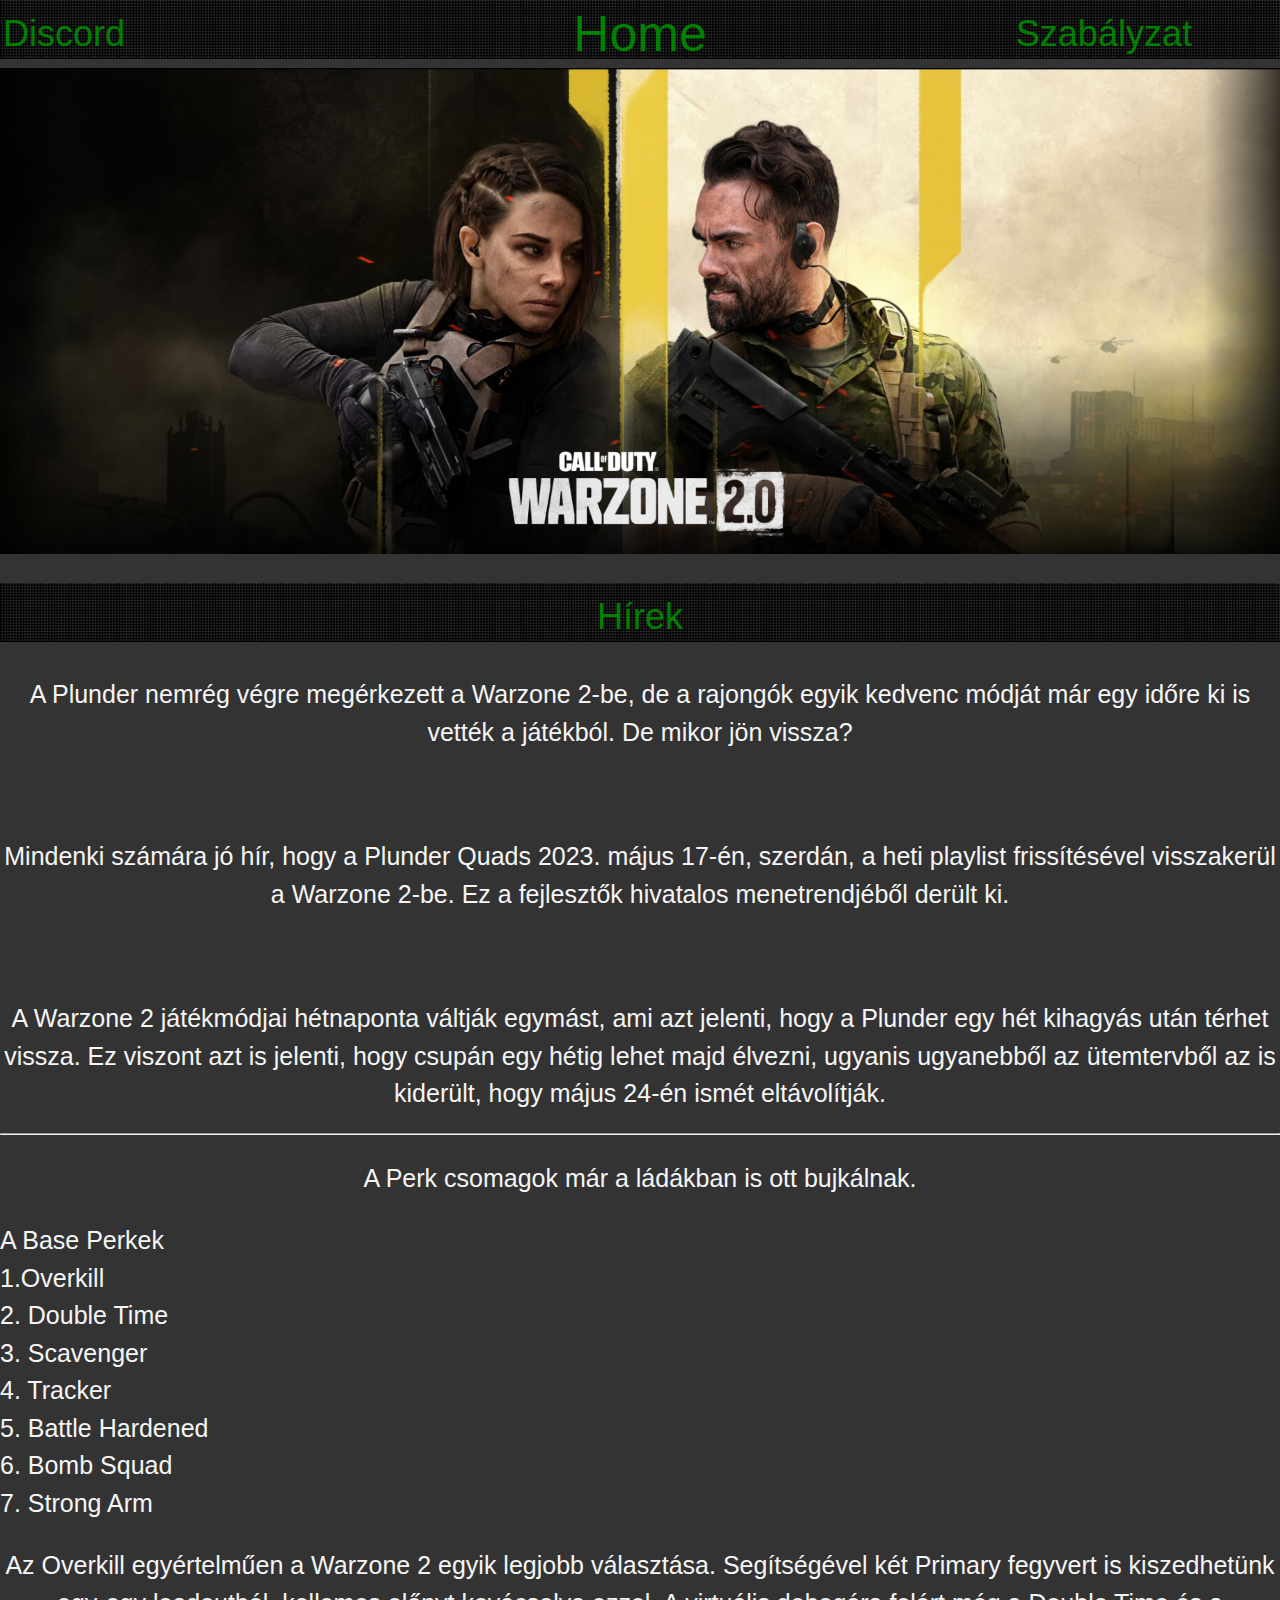
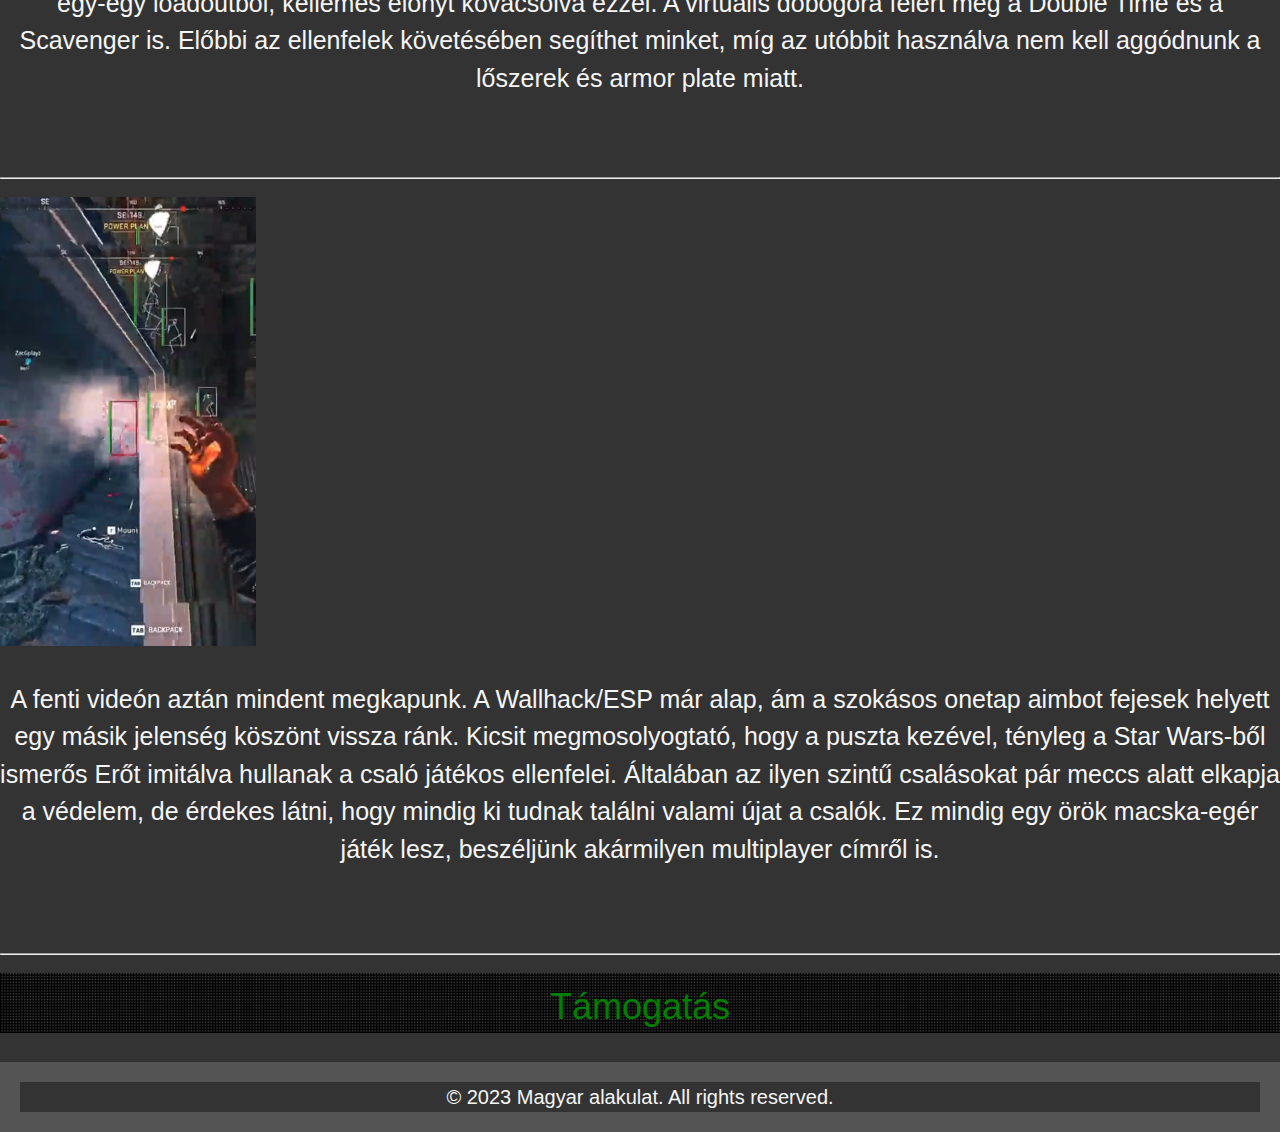
<file: index.html>
<!DOCTYPE html>
<html lang="en">
<head>
    <meta charset="UTF-8">
    <meta http-equiv="X-UA-Compatible" content="IE=edge">
    <meta name="viewport" content="width=device-width, initial-scale=1.0">
    <title>Magyar alakulat</title>
    <link rel="stylesheet" href="CSS/style.css">
</head>
<body>
   <header>
    <div class="container">
        <img src="Képernyőkép 2023-05-23 095839.png" alt="Snow" style="width:100%;">
        <div class="centered" style="font-size: 50px;">Home</div>
        <a href="discord.html"> <div class="centerdleft">Discord</div></a>
        <a href="szabályzat.html"><div class="centerdright">Szabályzat</div></a>
      </div>
    <img src="Képernyőkép 2023-05-23 095043.png" alt="header" width="100%">
   </header> 
   
   <main>
    <div class="container">
        <img src="Képernyőkép 2023-05-23 095839.png" alt="Snow" height="30%" width="100%">
        <div class="centered">Hírek</div>
    </div>
    <p style="text-align: center;">A Plunder nemrég végre megérkezett a Warzone 2-be, de a rajongók egyik kedvenc módját már egy időre ki is vették a játékból. De mikor jön vissza?</p>
    <br><p></p>
    <p style="text-align: center;">Mindenki számára jó hír, hogy a Plunder Quads 2023. május 17-én, szerdán, a heti playlist frissítésével visszakerül a Warzone 2-be. Ez a fejlesztők hivatalos menetrendjéből derült ki.
    </p>
    <br><p></p>
    <p style="text-align: center;">A Warzone 2 játékmódjai hétnaponta váltják egymást, ami azt jelenti, hogy a Plunder egy hét kihagyás után térhet vissza. Ez viszont azt is jelenti, hogy csupán egy hétig lehet majd élvezni, ugyanis ugyanebből az ütemtervből az is kiderült, hogy május 24-én ismét eltávolítják.</p>
    <hr>
    <p style="text-align: center;">A Perk csomagok már a ládákban is ott bujkálnak.</p>
    <p>A Base Perkek
        <br> 1.Overkill
        <br> 2. Double Time
        <br> 3. Scavenger
        <br> 4. Tracker
        <br> 5. Battle Hardened
        <br> 6. Bomb Squad
        <br> 7. Strong Arm</p>
        <p style="text-align: center;">Az Overkill egyértelműen a Warzone 2 egyik legjobb választása. Segítségével két Primary fegyvert is kiszedhetünk egy-egy loadoutból, kellemes előnyt kovácsolva ezzel. A virtuális dobogóra felért még a Double Time és a Scavenger is. Előbbi az ellenfelek követésében segíthet minket, míg az utóbbit használva nem kell aggódnunk a lőszerek és armor plate miatt.</p>
        <br> <hr>
        <video width="20%" autoplay loop muted> 
            <source src="RPReplay_Final1684508499.mov" type="video/mp4">
              
        </video>
        <p><p style="text-align: center;">A fenti videón aztán mindent megkapunk. A Wallhack/ESP már alap, ám a szokásos onetap aimbot fejesek helyett egy másik jelenség köszönt vissza ránk. Kicsit megmosolyogtató, hogy a puszta kezével, tényleg a Star Wars-ből ismerős Erőt imitálva hullanak a csaló játékos ellenfelei. Általában az ilyen szintű csalásokat pár meccs alatt elkapja a védelem, de érdekes látni, hogy mindig ki tudnak találni valami újat a csalók. Ez mindig egy örök macska-egér játék lesz, beszéljünk akármilyen multiplayer címről is.</p>    
    </p>
     <br><hr> 
     
     <header>
        <div class="container">
            <img src="Képernyőkép 2023-05-23 095839.png" alt="Snow" height="30%" width="100%">
            <div class="centered">Támogatás</div>
        </div>
     </header>
</main>
<footer>
    <p style="font-size: 20px;" >&copy; 2023 Magyar alakulat. All rights reserved.</p>
     
</footer>
</body>
</html>
</file>
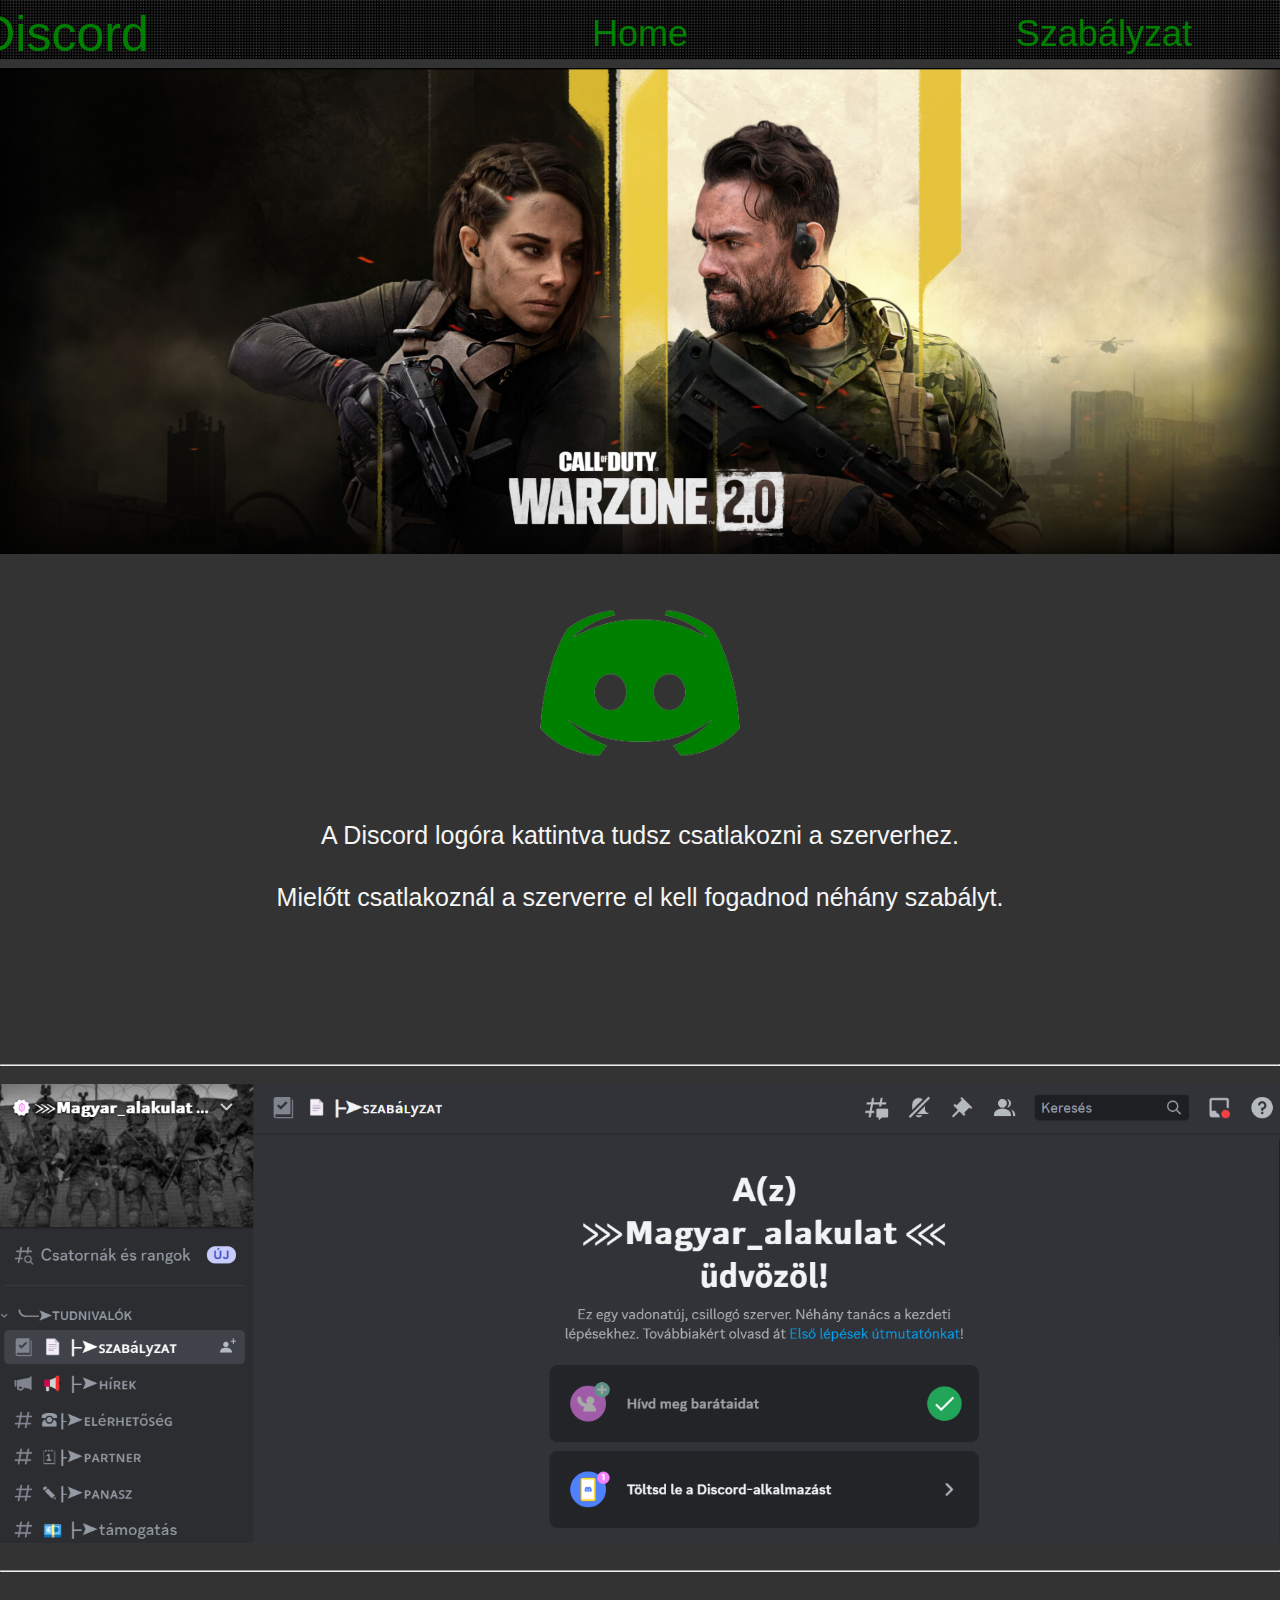
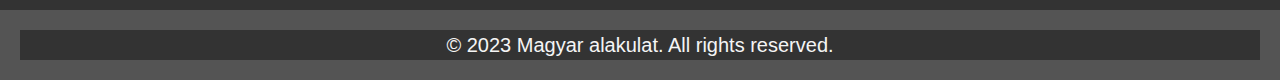
<file: discord.html>
<!DOCTYPE html>
<html lang="en">
<head>
    <meta charset="UTF-8">
    <meta http-equiv="X-UA-Compatible" content="IE=edge">
    <meta name="viewport" content="width=device-width, initial-scale=1.0">
    <title>Magyar alakulat</title>
    <link rel="stylesheet" href="CSS/style.css">
</head>
<body>
   <header>
    <div class="container">
        <img src="Képernyőkép 2023-05-23 095839.png" alt="Snow" style="width:100%;">
        <a href="index.html"><div class="centered">Home</div></a>
        <div class="centerdleft" style="font-size: 50px;">Discord</div>
        <a href="szabályzat.html"><div class="centerdright">Szabályzat</div></a>
      </div>
    <img src="Képernyőkép 2023-05-23 095043.png" alt="header" width="100%">
   </header> 
   
   <main>
    <a href="https://discord.com/channels/1106280335261569157/1106287758659567669"><div align="center"><img src="download__1_-removebg-preview.png" alt="logo" width="15%" class="logo"></div></a>
    <p style="text-align: center;">A Discord logóra kattintva tudsz csatlakozni a szerverhez.</p>
    <p style="text-align: center;" color="blue">Mielőtt csatlakoznál a szerverre el kell fogadnod néhány szabályt.</p>
<br><p></p>
<br><hr>
    <img src="Képernyőkép 2023-05-24 194150.png" alt="valmi" width="100%">
    <hr>
   


</main>
<footer>
    <p style="font-size: 20px;" >&copy; 2023 Magyar alakulat. All rights reserved.</p>
    
</footer>
</body>
</html>
</file>
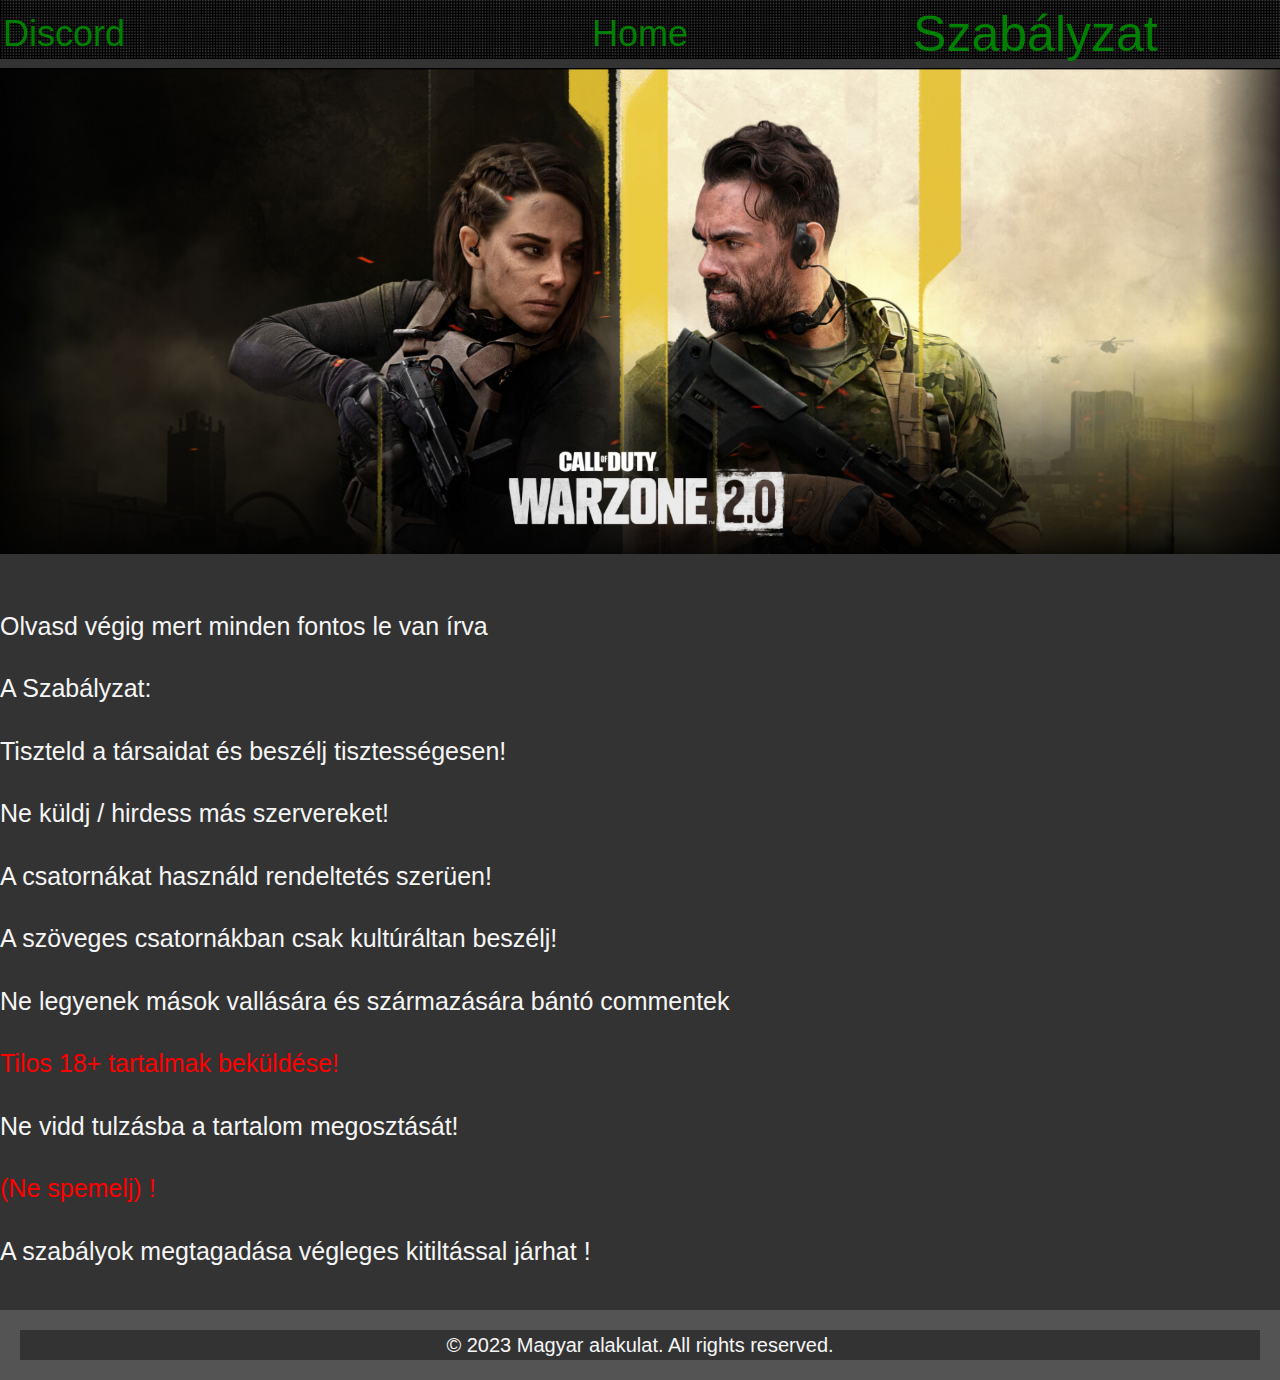
<file: szabályzat.html>
<!DOCTYPE html>
<html lang="en">
<head>
    <meta charset="UTF-8">
    <meta http-equiv="X-UA-Compatible" content="IE=edge">
    <meta name="viewport" content="width=device-width, initial-scale=1.0">
    <title>Magyar alakulat</title>
    <link rel="stylesheet" href="CSS/style.css">
</head>
<body>
   <header>
    <div class="container">
        <img src="Képernyőkép 2023-05-23 095839.png" alt="Snow" style="width:100%;">
        <a href="index.html"><div class="centered">Home</div></a>
        <div class="centerdleft">Discord</div>
        <div class="centerdright" style="font-size: 50px;" >Szabályzat</div>
      </div>
    <img src="Képernyőkép 2023-05-23 095043.png" alt="header" width="100%">
   </header> 
   
   <main>
    <p>Olvasd végig mert minden fontos le van írva</p>
   <p> A Szabályzat:</p>
    <p>Tiszteld a társaidat és beszélj tisztességesen! </p>
    <p>Ne küldj / hirdess más szervereket!</p>
    <p>A csatornákat használd rendeltetés szerüen!</p>
    <p>A szöveges csatornákban csak kultúráltan beszélj!</p>
    <p>Ne legyenek mások vallására és származására bántó commentek</p>
    <p style="color: red;">Tilos 18+ tartalmak beküldése!</p>
    <p>Ne vidd tulzásba a tartalom megosztását! <p style="color:red";> (Ne spemelj) !</p></p>
    <p>A szabályok megtagadása végleges kitiltással járhat !</p>
       
        
</main>
<footer>
    <p style="font-size: 20px;" >&copy; 2023 Magyar alakulat. All rights reserved.</p>
    
</footer>
</body>
</html>
</file>
<file: CSS/style.css>
*{
    font-size: 36px;
}
body {
    font-family: Arial, sans-serif;
    margin: 0;
    padding: 0;
}

header {
    background-color: #333;
    color: #fff;
    text-align: center;
    table-layout: auto;
    padding: 0%;
}

img{
    padding: 0;
}

.gfg{
    position: relative;
}


h1 {
    margin: 0;
    
}

.centered {
    position: absolute;
    top: 50%;
    left: 50%;
    transform: translate(-50%, -50%);
    padding: 0;
  }

  .container {
    position: relative;
    text-align: center;
    color: white;
    padding: 0%;
  }

.centerdleft{
    position: absolute;
    top:50%;
    left: 5%;
    transform: translate(-50%, -50%);
}

.centerdright{
    position: absolute;
    top:50%;
    right: 0%;
    transform: translate(-50%, -50%);
}

div{
    color: green;
    padding: 0%;
}

h2 {
    margin: 0;
    font-size: 24px;
    font-weight: normal;
    margin-top: 5px;
}

main {
    margin: 0 auto;
    padding-left: 0%;
    padding-top: 20px;
    padding-right: 0%;
    padding-bottom: 20px;
    background-color: #333;
}

h3 {
    font-size: 24px;
    margin-top: 40px;
    margin-bottom: 20px;
}

p {
    font-size: 25px;
        line-height: 1.5;
        margin-bottom: 20px;
        background-color: #333;
        color: whitesmoke;
    }

video.center {

    display: block;
    
    margin-left: auto;
    
    margin-right: auto;
    
    }

footer {
    background-color: #545454;
    color: #fff;
    padding: 20px;
    text-align: center;
}

footer p {
    margin: 0;
    font-size: 14px;
}

figcaption {
text-align: center;
font-size: 18px;
font-weight: bold;
color: white;
background-color: rgba(0, 0, 0, 0.5);
padding: 10px;
}

br,hr{
    padding: 0%;
}

.logo{
        width: 200px;
        height: 200px;
        transition: width 1s, height 1s, transform 1s;
}

.logo:hover{
    
    transform: rotate(360deg);
  }

.button{
    background-color: #333;
}

.center {
  margin: auto;
  width: 50%;
  padding: 0px;
}

.centera {
    margin:auto;
    width: 50%;
  }
</file>
